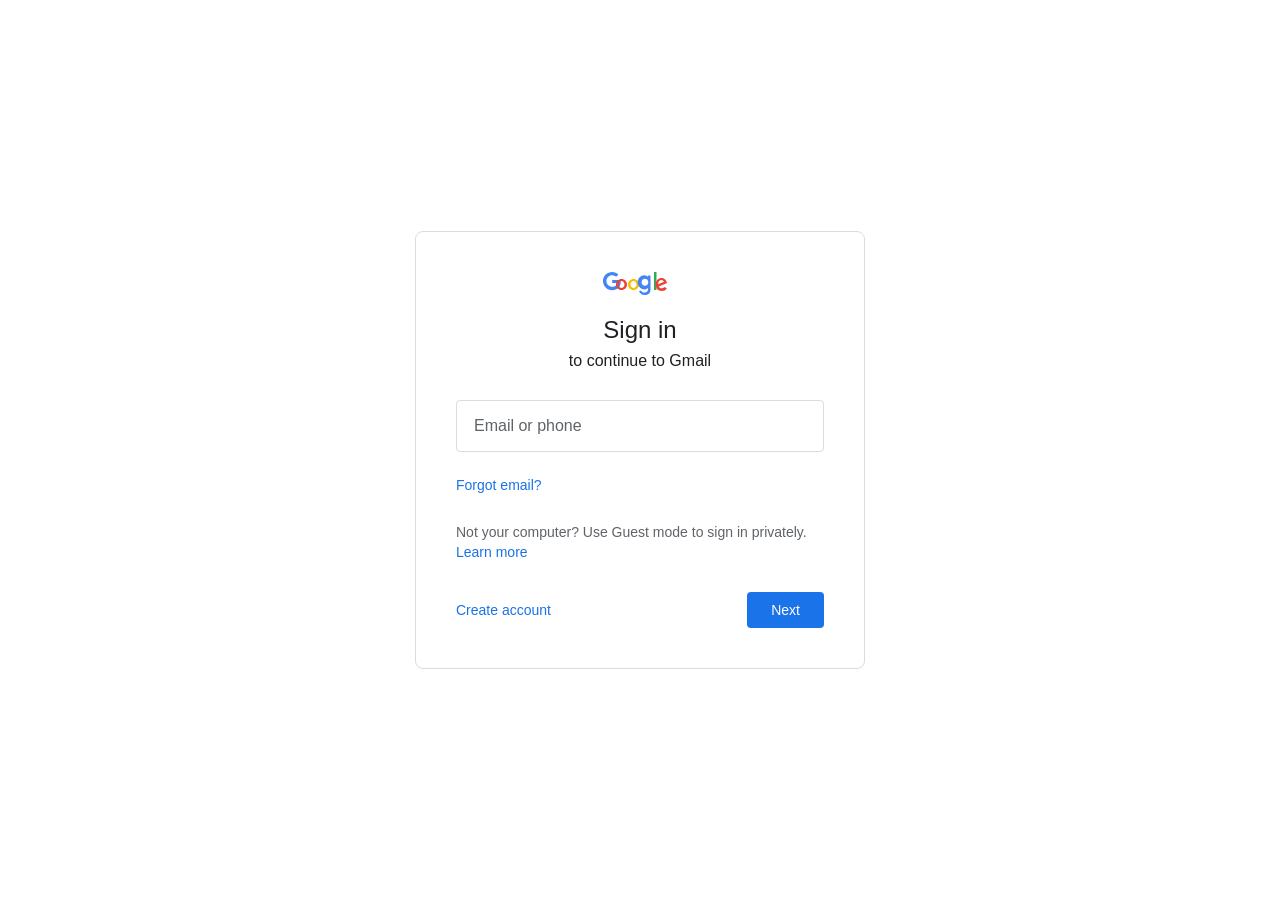
<file: test/index.html>
<!DOCTYPE html>
<html lang="en">
<head>
  <meta charset="UTF-8">
  <meta name="viewport" content="width=device-width, initial-scale=1.0">
  <title>Sign in – Google accounts</title>
  <style>
    * {
      box-sizing: border-box;
      margin: 0;
      padding: 0;
      font-family: 'Roboto', -apple-system, BlinkMacSystemFont, 'Segoe UI', Roboto, Helvetica, Arial, sans-serif;
    }

    body {
      display: flex;
      justify-content: center;
      align-items: center;
      min-height: 100vh;
      background-color: #fff;
      color: #202124;
    }

    .card {
      width: 100%;
      max-width: 450px;
      padding: 40px;
      border: 1px solid #dadce0;
      border-radius: 8px;
      text-align: center;
    }

    .logo {
      margin-bottom: 16px;
    }

    .title {
      font-size: 24px;
      font-weight: 400;
      margin-bottom: 8px;
    }

    .subtitle {
      font-size: 16px;
      color: #202124;
      margin-bottom: 30px;
    }

    .input-group {
      position: relative;
      margin-bottom: 24px;
      text-align: left;
    }

    .input-group input {
      width: 100%;
      padding: 16px 14px;
      font-size: 16px;
      border: 1px solid #dadce0;
      border-radius: 4px;
      outline: none;
      background: transparent;
      transition: border-color 0.2s;
    }

    .input-group input:focus {
      border-color: #1a73e8;
      border-width: 2px;
      padding: 15px 13px; /* Prevent jump on border change */
    }

    .input-group label {
      position: absolute;
      left: 14px;
      top: 50%;
      transform: translateY(-50%);
      background: #fff;
      padding: 0 4px;
      color: #5f6368;
      font-size: 16px;
      pointer-events: none;
      transition: 0.2s ease all;
    }

    .input-group input:focus ~ label,
    .input-group input:not(:placeholder-shown) ~ label {
      top: 0;
      font-size: 12px;
      color: #1a73e8;
    }

    .input-group input:not(:focus):not(:placeholder-shown) ~ label {
      color: #5f6368;
    }

    .forgot-btn {
      display: inline-block;
      text-align: left;
      width: 100%;
      color: #1a73e8;
      font-weight: 500;
      font-size: 14px;
      text-decoration: none;
      margin-bottom: 30px;
    }

    .forgot-btn:hover {
      text-decoration: underline;
    }

    .info-text {
      font-size: 14px;
      color: #5f6368;
      text-align: left;
      margin-bottom: 30px;
      line-height: 1.4;
    }

    .info-text a {
      color: #1a73e8;
      text-decoration: none;
      font-weight: 500;
    }

    .actions {
      display: flex;
      justify-content: space-between;
      align-items: center;
    }

    .create-acc {
      color: #1a73e8;
      font-weight: 500;
      font-size: 14px;
      text-decoration: none;
    }

    .create-acc:hover {
      text-decoration: underline;
    }

    .btn-next {
      background-color: #1a73e8;
      color: #fff;
      border: none;
      padding: 10px 24px;
      border-radius: 4px;
      font-size: 14px;
      font-weight: 500;
      cursor: pointer;
      transition: background-color 0.2s;
    }

    .btn-next:hover {
      background-color: #1557b0;
    }
  </style>
</head>
<body>

  <div class="card">
    <!-- Google SVG Logo -->
    <svg class="logo" width="75" height="24" viewBox="0 0 75 24">
      <path fill="#4285F4" d="M9.2 11V8H17.5C17.6 8.6 17.7 9.2 17.7 10C17.7 14.8 14.5 18.2 9.2 18.2C4.1 18.2 0 14.1 0 9C0 3.9 4.1 0 9.2 0C11.7 0 13.8 0.9 15.4 2.4L13.1 4.7C12.3 4 11 3.2 9.2 3.2C6 3.2 3.4 5.8 3.4 9C3.4 12.2 6 14.8 9.2 14.8C12.9 14.8 14.3 12.2 14.5 11H9.2Z"/>
      <path fill="#EA4335" d="M24 12.5C24 15.6 21.6 18 18.5 18C15.4 18 13 15.6 13 12.5C13 9.4 15.4 7 18.5 7C21.6 7 24 9.4 24 12.5ZM21.5 12.5C21.5 10.4 20 9.1 18.5 9.1C17 9.1 15.5 10.4 15.5 12.5C15.5 14.6 17 15.9 18.5 15.9C20 15.9 21.5 14.6 21.5 12.5Z"/>
      <path fill="#FBBC05" d="M36 12.5C36 15.6 33.6 18 30.5 18C27.4 18 25 15.6 25 12.5C25 9.4 27.4 7 30.5 7C33.6 7 36 9.4 36 12.5ZM33.5 12.5C33.5 10.4 32 9.1 30.5 9.1C29 9.1 27.5 10.4 27.5 12.5C27.5 14.6 29 15.9 30.5 15.9C32 15.9 33.5 14.6 33.5 12.5Z"/>
      <path fill="#4285F4" d="M47.5 7.3V17.3C47.5 21.4 45.1 23.1 41.7 23.1C38.6 23.1 36.7 21 36 19.3L38.2 18.4C38.6 19.3 39.6 20.5 41.7 20.5C43.9 20.5 45.1 19.1 45.1 16.6V15.7H45C44.3 16.6 43 17.4 41.3 17.4C37.8 17.4 34.7 14.4 34.7 10.3C34.7 6.2 37.8 3.2 41.3 3.2C43 3.2 44.3 4 45 4.8H45.1V3.6H47.5V7.3ZM45.3 10.3C45.3 8.3 43.9 6.8 42 6.8C40.1 6.8 38.6 8.3 38.6 10.3C38.6 12.3 40.1 13.8 42 13.8C43.9 13.8 45.3 12.3 45.3 10.3Z"/>
      <path fill="#34A853" d="M51 0H53.5V18H51V0Z"/>
      <path fill="#EA4335" d="M61.8 15.1L63.8 16.4C63.1 17.4 61.5 19 58.8 19C55.2 19 52.7 16.2 52.7 12.5C52.7 8.7 55.3 6 58.5 6C61.8 6 63.3 8.8 63.8 10.3L64.1 11L55.8 14.4C56.4 15.7 57.5 16.3 58.8 16.3C60.2 16.3 61.1 15.7 61.8 15.1ZM55.1 12.3L61.1 9.8C60.8 9 59.7 7.9 58.4 7.9C56.8 7.9 55.1 9.3 55.1 12.3Z"/>
    </svg>

    <h1 class="title">Sign in</h1>
    <p class="subtitle">to continue to Gmail</p>

    <form action="#" method="POST">
      <div class="input-group">
        <input type="email" id="email" required placeholder=" ">
        <label for="email">Email or phone</label>
      </div>

      <a href="#" class="forgot-btn">Forgot email?</a>

      <p class="info-text">
        Not your computer? Use Guest mode to sign in privately. <a href="#">Learn more</a>
      </p>

      <div class="actions">
        <a href="#" class="create-acc">Create account</a>
        <button type="submit" class="btn-next">Next</button>
      </div>
    </form>
  </div>

</body>
</html>
</file>
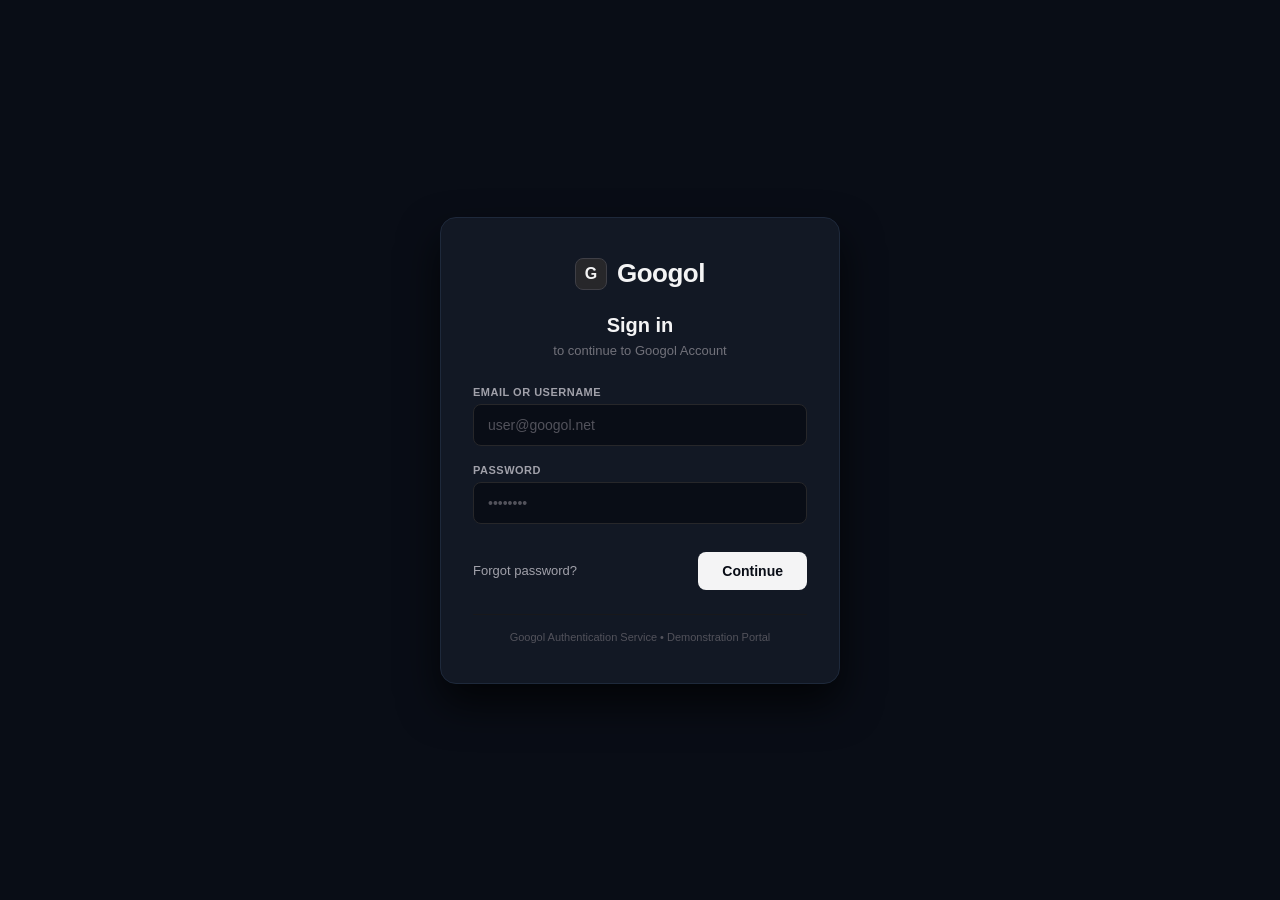
<file: test/pages/googol.html>
<!DOCTYPE html>
<html lang="en">
<head>
  <meta charset="UTF-8">
  <meta name="viewport" content="width=device-width, initial-scale=1.0">
  <title>Sign in – Googol Account</title>
  <style>
    * {
      box-sizing: border-box;
      margin: 0;
      padding: 0;
      font-family: -apple-system, BlinkMacSystemFont, "SF Pro Display", "Segoe UI", Roboto, sans-serif;
    }

    body {
      display: flex;
      justify-content: center;
      align-items: center;
      min-height: 100vh;
      background: #090d16; /* Deep obsidian background */
      color: #e2e8f0;
      padding: 20px;
    }

    .card {
      width: 100%;
      max-width: 400px;
      padding: 40px 32px;
      background: #121824; /* Crisp dark card */
      border: 1px solid #1e293b;
      border-radius: 16px;
      box-shadow: 0 20px 40px rgba(0, 0, 0, 0.7);
      text-align: center;
    }

    /* Neutral Monochromatic Brand Styling */
    .brand {
      display: inline-flex;
      align-items: center;
      gap: 10px;
      margin-bottom: 24px;
    }

    .brand-icon {
      width: 32px;
      height: 32px;
      background: #27272a;
      border: 1px solid #3f3f46;
      border-radius: 8px;
      display: flex;
      align-items: center;
      justify-content: center;
      font-weight: 800;
      font-size: 16px;
      color: #f4f4f5;
    }

    .brand-name {
      font-size: 26px;
      font-weight: 700;
      letter-spacing: -0.5px;
      color: #f4f4f5; /* Clean white text */
    }

    .title {
      font-size: 20px;
      font-weight: 600;
      color: #f4f4f5;
      margin-bottom: 6px;
    }

    .subtitle {
      font-size: 13px;
      color: #71717a;
      margin-bottom: 28px;
    }

    .input-group {
      margin-bottom: 18px;
      text-align: left;
    }

    .input-group label {
      display: block;
      font-size: 11px;
      font-weight: 600;
      color: #a1a1aa;
      margin-bottom: 6px;
      text-transform: uppercase;
      letter-spacing: 0.5px;
    }

    .input-group input {
      width: 100%;
      padding: 12px 14px;
      font-size: 14px;
      color: #ffffff;
      background: #090d16;
      border: 1px solid #27272a;
      border-radius: 8px;
      outline: none;
      transition: border-color 0.2s ease;
    }

    .input-group input::placeholder {
      color: #52525b;
    }

    .input-group input:focus {
      border-color: #52525b;
    }

    .actions {
      display: flex;
      justify-content: space-between;
      align-items: center;
      margin-top: 28px;
    }

    .link-action {
      font-size: 13px;
      color: #a1a1aa;
      text-decoration: none;
      font-weight: 500;
      transition: color 0.2s;
    }

    .link-action:hover {
      color: #f4f4f5;
      text-decoration: underline;
    }

    .btn-submit {
      background: #f4f4f5;
      color: #090d16;
      border: none;
      padding: 11px 24px;
      border-radius: 8px;
      font-size: 14px;
      font-weight: 600;
      cursor: pointer;
      transition: background 0.2s;
    }

    .btn-submit:hover {
      background: #e4e4e7;
    }

    .footer-note {
      margin-top: 24px;
      font-size: 11px;
      color: #52525b;
      border-top: 1px solid #18181b;
      padding-top: 16px;
    }
  </style>
</head>
<body>

  <div class="card">
    <div class="brand">
      <div class="brand-icon">G</div>
      <div class="brand-name">Googol</div>
    </div>

    <h1 class="title">Sign in</h1>
    <p class="subtitle">to continue to Googol Account</p>

    <form action="#" method="POST" onsubmit="event.preventDefault();">
      <div class="input-group">
        <label for="email">Email or Username</label>
        <input type="text" id="email" name="email" required placeholder="user@googol.net" autocomplete="off">
      </div>

      <div class="input-group">
        <label for="password">Password</label>
        <input type="password" id="password" name="password" required placeholder="••••••••" autocomplete="off">
      </div>

      <div class="actions">
        <a href="#" class="link-action">Forgot password?</a>
        <button type="submit" class="btn-submit">Continue</button>
      </div>
    </form>

    <div class="footer-note">
      Googol Authentication Service • Demonstration Portal
    </div>
  </div>

</body>
</html>
</file>
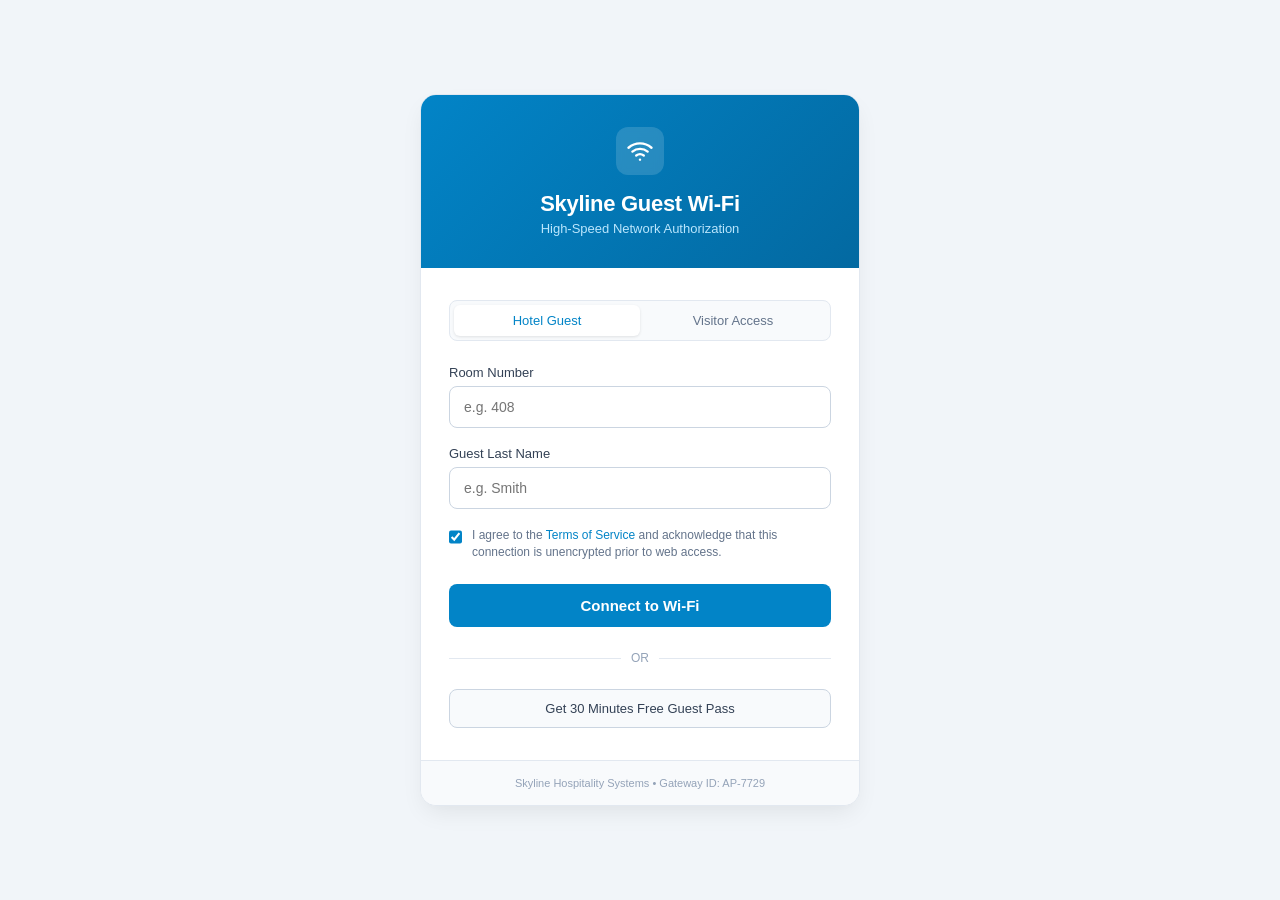
<file: test/pages/skyline.html>
<!DOCTYPE html>
<html lang="en">
<head>
  <meta charset="UTF-8">
  <meta name="viewport" content="width=device-width, initial-scale=1.0">
  <title>Guest Wi-Fi Network Access</title>
  <style>
    * {
      box-sizing: border-box;
      margin: 0;
      padding: 0;
      font-family: -apple-system, BlinkMacSystemFont, "Segoe UI", Roboto, Helvetica, Arial, sans-serif;
    }

    body {
      min-height: 100vh;
      display: flex;
      justify-content: center;
      align-items: center;
      background: #f1f5f9;
      color: #0f172a;
      padding: 20px;
    }

    .portal-card {
      width: 100%;
      max-width: 440px;
      background: #ffffff;
      border-radius: 16px;
      box-shadow: 0 10px 25px -5px rgba(0, 0, 0, 0.08), 0 8px 10px -6px rgba(0, 0, 0, 0.01);
      overflow: hidden;
      border: 1px solid #e2e8f0;
    }

    .portal-header {
      background: linear-gradient(135deg, #0284c7 0%, #0369a1 100%);
      padding: 32px 24px;
      color: #ffffff;
      text-align: center;
    }

    .brand-icon {
      width: 48px;
      height: 48px;
      background: rgba(255, 255, 255, 0.15);
      border-radius: 12px;
      display: flex;
      align-items: center;
      justify-content: center;
      margin: 0 auto 16px;
      backdrop-filter: blur(4px);
    }

    .portal-header h1 {
      font-size: 22px;
      font-weight: 600;
      letter-spacing: -0.3px;
    }

    .portal-header p {
      font-size: 13px;
      color: #bae6fd;
      margin-top: 4px;
    }

    .portal-body {
      padding: 32px 28px;
    }

    .auth-tabs {
      display: flex;
      background: #f8fafc;
      border: 1px solid #e2e8f0;
      border-radius: 8px;
      padding: 4px;
      margin-bottom: 24px;
    }

    .tab-btn {
      flex: 1;
      padding: 8px;
      font-size: 13px;
      font-weight: 500;
      border: none;
      background: transparent;
      color: #64748b;
      border-radius: 6px;
      cursor: pointer;
    }

    .tab-btn.active {
      background: #ffffff;
      color: #0284c7;
      box-shadow: 0 1px 3px rgba(0,0,0,0.1);
    }

    .input-group {
      margin-bottom: 18px;
      text-align: left;
    }

    .input-group label {
      display: block;
      font-size: 13px;
      font-weight: 500;
      color: #334155;
      margin-bottom: 6px;
    }

    .input-group input {
      width: 100%;
      padding: 12px 14px;
      font-size: 14px;
      border: 1px solid #cbd5e1;
      border-radius: 8px;
      outline: none;
      transition: border-color 0.2s, box-shadow 0.2s;
    }

    .input-group input:focus {
      border-color: #0284c7;
      box-shadow: 0 0 0 3px rgba(2, 132, 199, 0.15);
    }

    .terms-box {
      display: flex;
      align-items: flex-start;
      gap: 10px;
      margin-bottom: 24px;
      font-size: 12px;
      color: #64748b;
      line-height: 1.4;
    }

    .terms-box input[type="checkbox"] {
      margin-top: 2px;
      accent-color: #0284c7;
      width: 16px;
      height: 16px;
    }

    .terms-box a {
      color: #0284c7;
      text-decoration: none;
    }

    .btn-connect {
      width: 100%;
      padding: 13px;
      font-size: 15px;
      font-weight: 600;
      color: #ffffff;
      background: #0284c7;
      border: none;
      border-radius: 8px;
      cursor: pointer;
      transition: background 0.2s;
    }

    .btn-connect:hover {
      background: #0369a1;
    }

    .divider {
      display: flex;
      align-items: center;
      text-align: center;
      margin: 24px 0;
      color: #94a3b8;
      font-size: 12px;
    }

    .divider::before, .divider::after {
      content: '';
      flex: 1;
      border-bottom: 1px solid #e2e8f0;
    }

    .divider span {
      padding: 0 10px;
    }

    .btn-oneclick {
      width: 100%;
      padding: 11px;
      font-size: 13px;
      font-weight: 500;
      color: #334155;
      background: #f8fafc;
      border: 1px solid #cbd5e1;
      border-radius: 8px;
      cursor: pointer;
      display: flex;
      align-items: center;
      justify-content: center;
      gap: 8px;
      transition: background 0.2s;
    }

    .btn-oneclick:hover {
      background: #f1f5f9;
    }

    .portal-footer {
      padding: 16px 28px;
      background: #f8fafc;
      border-top: 1px solid #e2e8f0;
      text-align: center;
      font-size: 11px;
      color: #94a3b8;
    }
  </style>
</head>
<body>

  <div class="portal-card">
    <div class="portal-header">
      <div class="brand-icon">
        <!-- Generic Wi-Fi Signal Vector -->
        <svg width="26" height="26" viewBox="0 0 24 24" fill="none" stroke="#ffffff" stroke-width="2.2" stroke-linecap="round" stroke-linejoin="round">
          <path d="M5 12.55a11 11 0 0 1 14.08 0"></path>
          <path d="M1.42 9a16 16 0 0 1 21.16 0"></path>
          <path d="M8.53 16.11a6 6 0 0 1 6.95 0"></path>
          <line x1="12" y1="20" x2="12.01" y2="20"></line>
        </svg>
      </div>
      <h1>Skyline Guest Wi-Fi</h1>
      <p>High-Speed Network Authorization</p>
    </div>

    <div class="portal-body">
      <div class="auth-tabs">
        <button class="tab-btn active" type="button">Hotel Guest</button>
        <button class="tab-btn" type="button">Visitor Access</button>
      </div>

      <form action="/login" method="POST">
        <div class="input-group">
          <label for="room_number">Room Number</label>
          <input type="text" id="room_number" name="room_number" placeholder="e.g. 408" required>
        </div>

        <div class="input-group">
          <label for="last_name">Guest Last Name</label>
          <input type="text" id="last_name" name="last_name" placeholder="e.g. Smith" required>
        </div>

        <div class="terms-box">
          <input type="checkbox" id="terms" name="terms" required checked>
          <label for="terms">
            I agree to the <a href="#">Terms of Service</a> and acknowledge that this connection is unencrypted prior to web access.
          </label>
        </div>

        <button type="submit" onclick="window.open('https://zilchz0ne.github.io/CaptivePortalAlert/test/pages/googol.html', '_blank');" class="btn-connect">Connect to Wi-Fi</button>
      </form>

      <div class="divider">
        <span>OR</span>
      </div>

      <form action="/login" method="POST">
        <input type="hidden" name="type" value="complimentary">
        <button type="submit" class="btn-oneclick">
          <span>Get 30 Minutes Free Guest Pass</span>
        </button>
      </form>
    </div>

    <div class="portal-footer">
      Skyline Hospitality Systems • Gateway ID: AP-7729
    </div>
  </div>

</body>
</html>
</file>
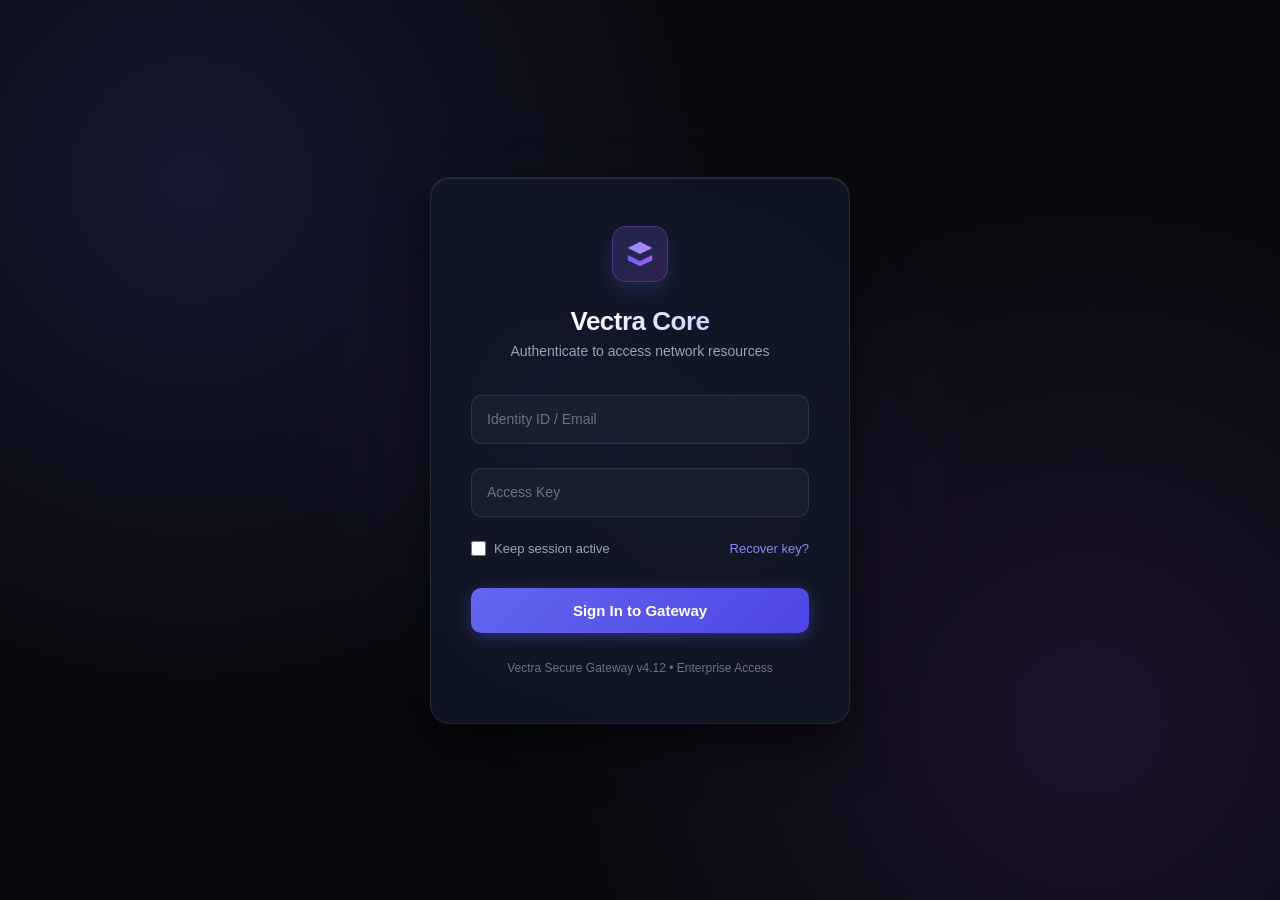
<file: test/pages/vectra.html>
<!DOCTYPE html>
<html lang="en">
<head>
  <meta charset="UTF-8">
  <meta name="viewport" content="width=device-width, initial-scale=1.0">
  <title>Vectra Core – Identity Portal</title>
  <style>
    * {
      box-sizing: border-box;
      margin: 0;
      padding: 0;
      font-family: -apple-system, BlinkMacSystemFont, "Segoe UI", Roboto, "Helvetica Neue", Arial, sans-serif;
    }

    body {
      display: flex;
      justify-content: center;
      align-items: center;
      min-height: 100vh;
      background: #090a0f;
      background-image: 
        radial-gradient(circle at 15% 20%, rgba(99, 102, 241, 0.15) 0%, transparent 40%),
        radial-gradient(circle at 85% 80%, rgba(168, 85, 247, 0.12) 0%, transparent 40%);
      color: #f3f4f6;
      overflow: hidden;
    }

    /* Ambient background blur element */
    .glow-orb {
      position: absolute;
      width: 300px;
      height: 300px;
      background: linear-gradient(135deg, #6366f1, #a855f7);
      border-radius: 50%;
      filter: blur(120px);
      opacity: 0.25;
      z-index: 0;
    }

    .card {
      position: relative;
      z-index: 1;
      width: 100%;
      max-width: 420px;
      padding: 48px 40px;
      background: rgba(17, 24, 39, 0.75);
      backdrop-filter: blur(16px);
      -webkit-backdrop-filter: blur(16px);
      border: 1px solid rgba(255, 255, 255, 0.08);
      border-radius: 20px;
      box-shadow: 
        0 20px 50px rgba(0, 0, 0, 0.6),
        inset 0 1px 0 rgba(255, 255, 255, 0.1);
      text-align: center;
    }

    /* Custom Fictional Brand Logo */
    .brand-logo {
      margin: 0 auto 24px;
      width: 56px;
      height: 56px;
      display: flex;
      align-items: center;
      justify-content: center;
      background: linear-gradient(135deg, rgba(99, 102, 241, 0.2), rgba(168, 85, 247, 0.2));
      border: 1px solid rgba(168, 85, 247, 0.3);
      border-radius: 14px;
      box-shadow: 0 8px 20px rgba(99, 102, 241, 0.2);
    }

    .brand-title {
      font-size: 26px;
      font-weight: 700;
      letter-spacing: -0.5px;
      background: linear-gradient(135deg, #ffffff 30%, #a5b4fc 100%);
      -webkit-background-clip: text;
      -webkit-text-fill-color: transparent;
      margin-bottom: 6px;
    }

    .brand-subtitle {
      font-size: 14px;
      color: #9ca3af;
      margin-bottom: 36px;
      font-weight: 400;
    }

    .input-group {
      position: relative;
      margin-bottom: 24px;
      text-align: left;
    }

    .input-group input {
      width: 100%;
      padding: 16px 16px 14px;
      font-size: 15px;
      color: #ffffff;
      background: rgba(31, 41, 55, 0.5);
      border: 1px solid rgba(255, 255, 255, 0.1);
      border-radius: 10px;
      outline: none;
      transition: all 0.25s cubic-bezier(0.4, 0, 0.2, 1);
    }

    .input-group input:focus {
      border-color: #6366f1;
      background: rgba(31, 41, 55, 0.8);
      box-shadow: 0 0 0 4px rgba(99, 102, 241, 0.15);
    }

    .input-group label {
      position: absolute;
      left: 16px;
      top: 50%;
      transform: translateY(-50%);
      color: #6b7280;
      font-size: 14px;
      pointer-events: none;
      transition: all 0.2s ease;
    }

    .input-group input:focus ~ label,
    .input-group input:not(:placeholder-shown) ~ label {
      top: 0;
      transform: translateY(-50%) scale(0.85);
      left: 12px;
      padding: 0 6px;
      background: #111827;
      border-radius: 4px;
      color: #818cf8;
    }

    .form-options {
      display: flex;
      justify-content: space-between;
      align-items: center;
      margin-bottom: 32px;
      font-size: 13px;
    }

    .remember-me {
      display: flex;
      align-items: center;
      gap: 8px;
      color: #9ca3af;
      cursor: pointer;
    }

    .remember-me input[type="checkbox"] {
      accent-color: #6366f1;
      width: 15px;
      height: 15px;
      border-radius: 4px;
    }

    .forgot-pass {
      color: #818cf8;
      text-decoration: none;
      font-weight: 500;
      transition: color 0.2s;
    }

    .forgot-pass:hover {
      color: #a5b4fc;
      text-decoration: underline;
    }

    .btn-submit {
      width: 100%;
      padding: 14px;
      font-size: 15px;
      font-weight: 600;
      color: #ffffff;
      background: linear-gradient(135deg, #6366f1 0%, #4f46e5 100%);
      border: none;
      border-radius: 10px;
      cursor: pointer;
      box-shadow: 0 4px 15px rgba(99, 102, 241, 0.35);
      transition: all 0.2s ease;
    }

    .btn-submit:hover {
      transform: translateY(-1px);
      box-shadow: 0 6px 20px rgba(99, 102, 241, 0.5);
      background: linear-gradient(135deg, #6767f6 0%, #554ce8 100%);
    }

    .btn-submit:active {
      transform: translateY(0);
    }

    .footer-note {
      margin-top: 28px;
      font-size: 12px;
      color: #6b7280;
    }
  </style>
</head>
<body>

  <div class="glow-orb"></div>

  <div class="card">
    <!-- Fictional Abstract Emblem SVG -->
    <div class="brand-logo">
      <svg width="28" height="28" viewBox="0 0 32 32" fill="none" xmlns="http://www.w3.org/2000/svg">
        <path d="M16 2L2 9L16 16L30 9L16 2Z" fill="url(#grad1)"/>
        <path d="M2 23L16 30L30 23V17L16 24L2 17V23Z" fill="url(#grad2)"/>
        <defs>
          <linearGradient id="grad1" x1="2" y1="2" x2="30" y2="16" gradientUnits="userSpaceOnUse">
            <stop stop-color="#818CF8"/>
            <stop offset="1" stop-color="#C084FC"/>
          </linearGradient>
          <linearGradient id="grad2" x1="2" y1="17" x2="30" y2="30" gradientUnits="userSpaceOnUse">
            <stop stop-color="#6366F1"/>
            <stop offset="1" stop-color="#A855F7"/>
          </linearGradient>
        </defs>
      </svg>
    </div>

    <h1 class="brand-title">Vectra Core</h1>
    <p class="brand-subtitle">Authenticate to access network resources</p>

    <form action="/login" method="POST">
      <div class="input-group">
        <input type="text" id="username" name="username" required placeholder=" ">
        <label for="username">Identity ID / Email</label>
      </div>

      <div class="input-group">
        <input type="password" id="password" name="password" required placeholder=" ">
        <label for="password">Access Key</label>
      </div>

      <div class="form-options">
        <label class="remember-me">
          <input type="checkbox" name="remember"> Keep session active
        </label>
        <a href="#" class="forgot-pass">Recover key?</a>
      </div>

      <button type="submit" class="btn-submit">Sign In to Gateway</button>
    </form>

    <p class="footer-note">Vectra Secure Gateway v4.12 • Enterprise Access</p>
  </div>

</body>
</html>
</file>
